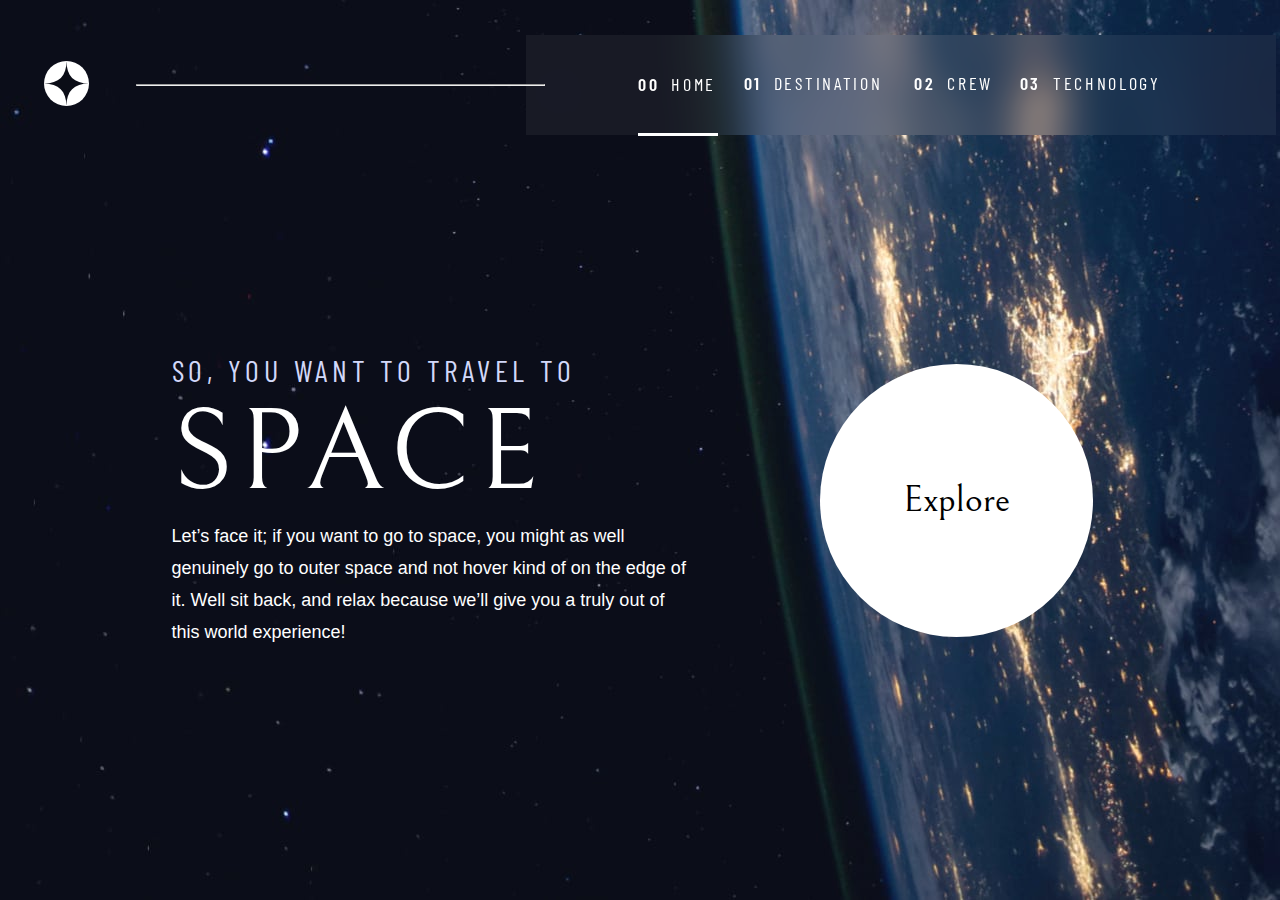
<file: index.html>
<!DOCTYPE html>
<html lang="en">
<head>
    <meta charset="UTF-8">
    <meta name="viewport" content="width=device-width, initial-scale=1.0">
    <title>Space Tourism</title>
    <link rel="stylesheet" href="./style.css">
    <link rel="stylesheet" href="./navbar.css">
    <link rel="shortcut icon" href="logo.svg">
    <link rel="stylesheet" href="https://cdnjs.cloudflare.com/ajax/libs/font-awesome/6.4.2/css/all.min.css" integrity="sha512-z3gLpd7yknf1YoNbCzqRKc4qyor8gaKU1qmn+CShxbuBusANI9QpRohGBreCFkKxLhei6S9CQXFEbbKuqLg0DA==" crossorigin="anonymous" referrerpolicy="no-referrer" />

</head>
<body>

        <header>
            <span id="logo"><img src="logo.svg" alt=""></span>
            <article id="rule"><hr></article>
            <input type="checkbox" name="" id="chk">
            <label for="chk" id="menubar"></label>
                        
            <nav>

                <a href="index.html" id="hombot">
                    <span class="no">00</span>
                    HOME
                </a>

                <a href="destination/destination.html" class="dest">
                    <span class="no">01</span>
                    Destination
                </a>
                    
                <a href="crew/crew.html">
                    <span class="no">02</span>
                    Crew
                 </a>
                    
                <a href="technology/technology.html" class="dest">
                    <span class="no">03</span>
                    Technology
                </a>
            </nav>
        </header>

        <main>
            <section>
                <div class="content">
                    <h1>So, you want to travel to</h1>
                    <span>Space</span>
                    <p>Let’s face it; if you want to go to space, you might as well genuinely go to outer space and not hover kind of on the edge of it. Well sit back, and relax because we’ll give you a truly out of this world experience! </p>
                </div>
               
                <div class="explore">
                    <span>Explore</span>
                </div>
            </section>
        </main>
</body>
</html>
</file>
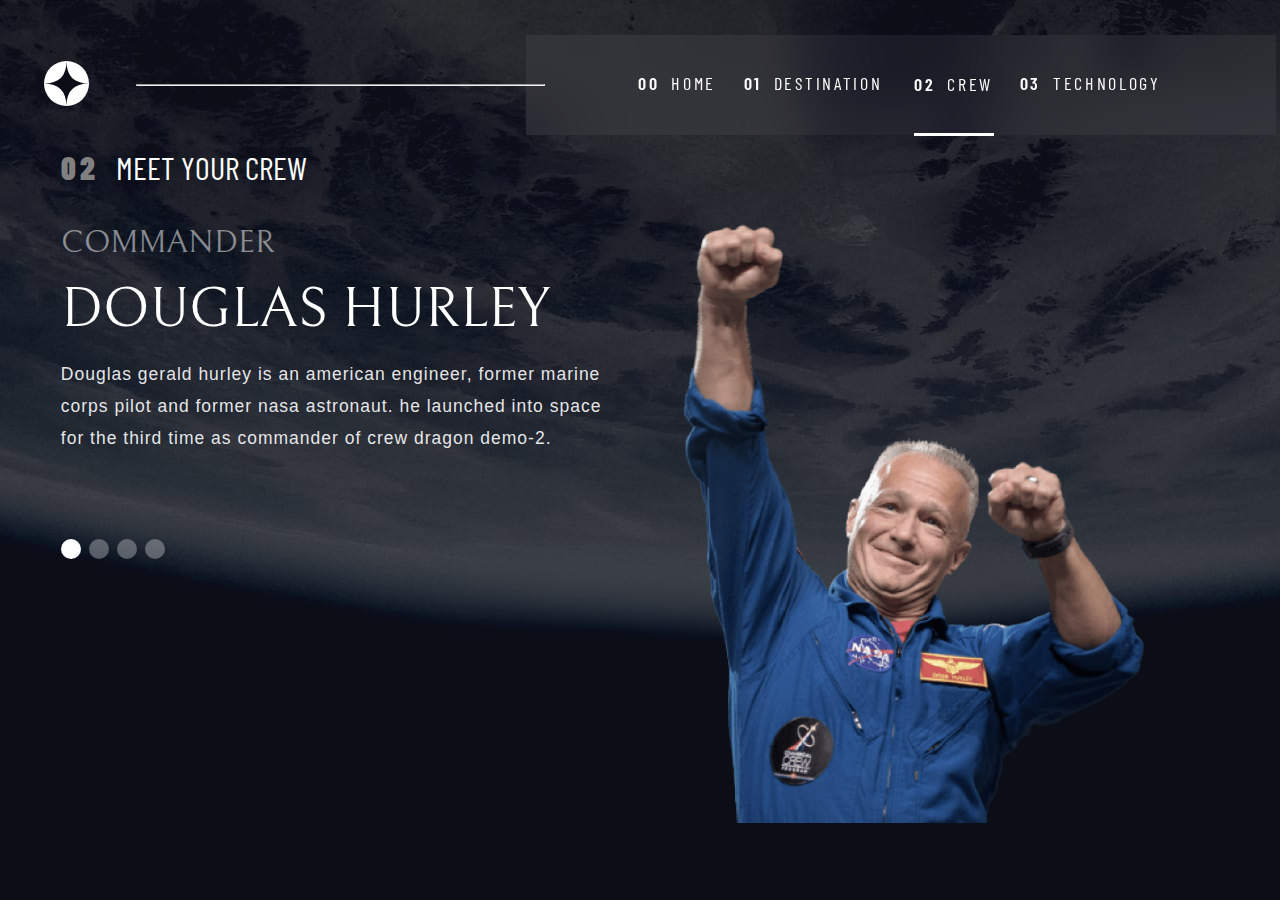
<file: crew/crew.html>
<!DOCTYPE html>
<html lang="en">
<head>
    <meta charset="UTF-8">
    <meta name="viewport" content="width=device-width, initial-scale=1.0">
    <title>Space Tourism</title>
    <link rel="stylesheet" href="crew.css">
    <link rel="stylesheet" href="/navbar.css">
    <link rel="shortcut icon" href="/logo.svg">
    <link rel="stylesheet" href="https://cdnjs.cloudflare.com/ajax/libs/font-awesome/6.4.2/css/all.min.css" integrity="sha512-z3gLpd7yknf1YoNbCzqRKc4qyor8gaKU1qmn+CShxbuBusANI9QpRohGBreCFkKxLhei6S9CQXFEbbKuqLg0DA==" crossorigin="anonymous" referrerpolicy="no-referrer" />

</head>
<body>

    <header>
        <span id="logo"><img src="/logo.svg" alt=""></span>

        <article id="rule"><hr></article>
            
        <!--  input -->
        
            <input type="checkbox" name="" id="chk">


            <label for="chk" id="menubar"></label>



        <nav>
            <a href="/index.html" target="" >
                <span class="no">00</span>
                HOME
            </a>

            
            <a href="/destination/destination.html" target="" class="dest">
                <span class="no">01</span>
                Destination
            </a>
                
            <a href="/crew/crew.html" target="" id="hombot">
                <span class="no">02</span>
                Crew
             </a>
                
            <a href="/technology/technology.html" target="" class="dest">
                <span class="no">03</span>
                Technology
            </a>
        </nav>
        
    </header>


    <!-- --------------------------------------------------------------------------- -->

    <main>
        <section>
            <figure id="fig1">
                    <div class="noop" id="commander_">
                        <span>02</span>
                        Meet your crew
                    </div>
                    <div class="lfcont">
                        <span class="position">Commander</span>
                        <span class="name">Douglas Hurley</span>
                        <p>Douglas Gerald Hurley is an American engineer, former Marine Corps pilot and former NASA astronaut. He launched into space for the third time as commander of Crew Dragon Demo-2.</p>
                    </div>
                    
                    <div class="label">
                        <a href="#commander_" id="whitt"></a>
                        <a href="#mark_"></a>
                        <a href="#pilot_"></a>
                        <a href="#Flight_"></a>
                    </div>

                <div class="right">
                    <img src="/images/crew/image-douglas-hurley.png" alt="">
                </div>

            </figure>

<!-- --------------------------------------------------------------------------- -->

            <figure id="fig1" >


                <div class="noop" id="mark_">
                    <span>02</span>
                    Meet your crew
                </div>

                <div class="lfcont">
                    

                    <span class="position">Mission Specialist</span>
                    <span class="name">Mark Shuttleworth</span>
                    <p>Mark Richard Shuttleworth is the founder and CEO of Canonical, the company behind the Linux-based Ubuntu operating system. Shuttleworth became the first South African to travel to space as a space tourist.</p>
    
                </div>
                
                <div class="label">
                    <a href="#commander_" ></a>
                    <a href="#mark_" id="whitt"></a>
                    <a href="#pilot_"></a>
                    <a href="#Flight_"></a>

                </div>


            <div class="right">
                <img src="/images/crew/image-mark-shuttleworth.png" alt="">
            </div>
        </figure>


<!-- --------------------------------------------------------------------------- -->

        <figure id="fig1">


            <div class="noop" id="pilot_">
                <span>02</span>
                Meet your crew
            </div>

            <div class="lfcont">
                
                <span class="position">Pilot</span>
                <span class="name">Victor Glover</span>
                <p>Pilot on the first operational flight of the SpaceX Crew Dragon to the International Space Station. Glover is a commander in the U.S. Navy where he pilots an F/A-18.He was a crew member of Expedition 64, and served as a station systems flight engineer. </p>
            </div>
            
            <div class="label">
                <a href="#commander_" ></a>
                <a href="#mark_"></a>
                <a href="#pilot_" id="whitt"></a>
                <a href="#Flight_"></a>

            </div>

        <div class="right">
            <img src="/images/crew/image-victor-glover.png" alt="">
        </div>
        </figure>


<!-- --------------------------------------------------------------------------- -->


            <figure id="fig1" class="">


                <div class="noop" id="Flight_">
                    <span>02</span>
                    Meet your crew
                </div>

                <div class="lfcont">
                    
                    <span class="position">Flight Engineer</span>
                    <span class="name">Anousheh Ansari</span>
                    <p>Anousheh Ansari is an Iranian American engineer and co-founder of Prodea Systems. Ansari was the fourth self-funded space tourist, the first self-funded woman to fly to the ISS, and the first Iranian in space. </p>
                </div>
                
                <div class="label">
                    <a href="#commander_" ></a>
                    <a href="#mark_"></a>
                    <a href="#pilot_"></a>
                    <a href="#Flight_" id="whitt"></a>

                </div>


            <div class="right">
                <img src="/images/crew/image-anousheh-ansari.png" alt="">
            </div>
        </figure>


<!-- --------------------------------------------------------------------------- -->




        </section>
    </main>
    
</body>
</html>
</file>
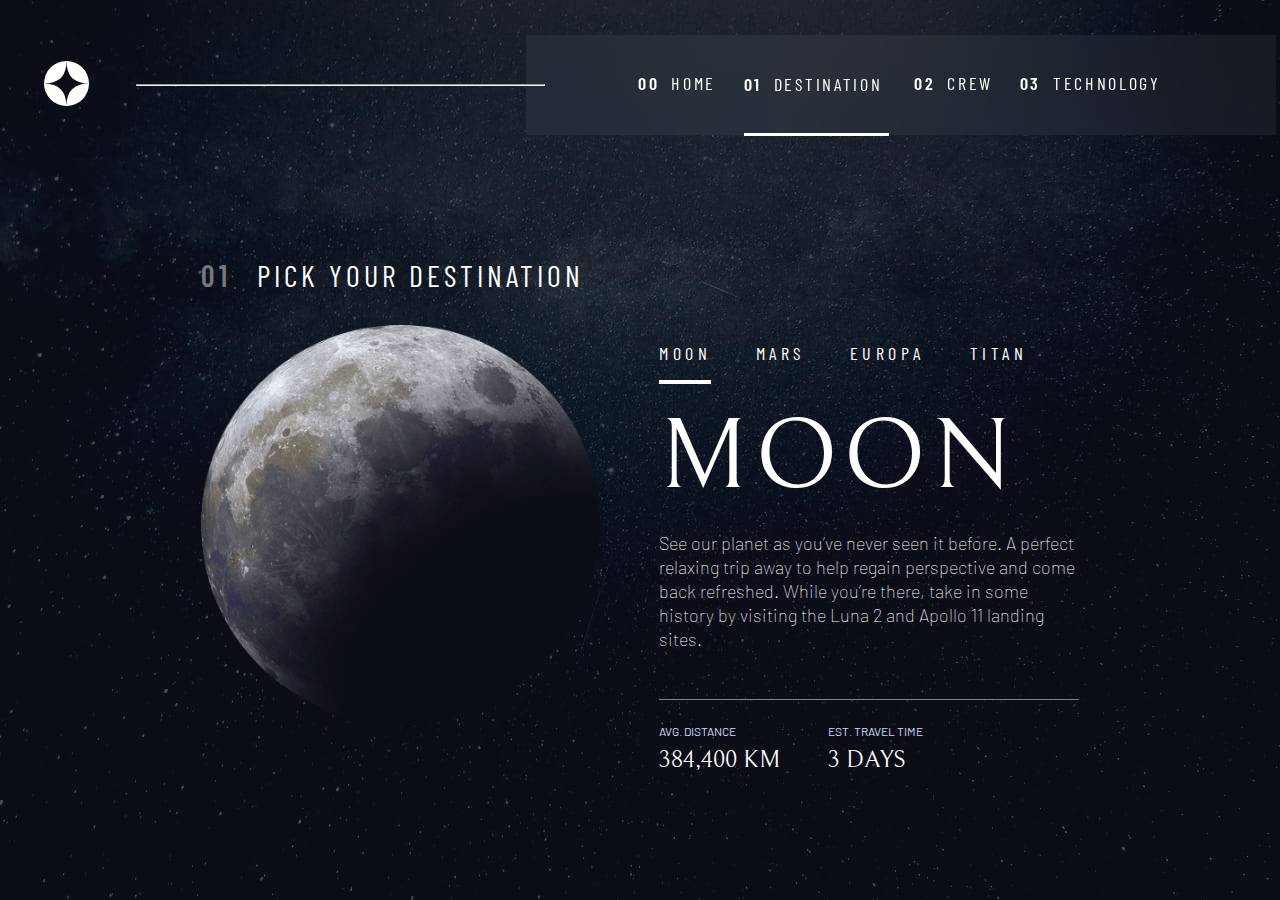
<file: destination/destination.html>
<!DOCTYPE html>
<html lang="en">
<head>
    <meta charset="UTF-8">
    <meta name="viewport" content="width=device-width, initial-scale=1.0">
    <title>Space Tourism</title>
    <link rel="stylesheet" href="destination.css">
    <link rel="stylesheet" href="/navbar.css">
    <link rel="shortcut icon" href="/logo.svg">
    <link rel="stylesheet" href="https://cdnjs.cloudflare.com/ajax/libs/font-awesome/6.4.2/css/all.min.css" integrity="sha512-z3gLpd7yknf1YoNbCzqRKc4qyor8gaKU1qmn+CShxbuBusANI9QpRohGBreCFkKxLhei6S9CQXFEbbKuqLg0DA==" crossorigin="anonymous" referrerpolicy="no-referrer" />


</head>
<body>
    
    <header>
        <span id="logo"><img src="/logo.svg" alt=""></span>

        <article id="rule"><hr></article>

            
        <!--  input -->
        
            <input type="checkbox" name="" id="chk">
            <label for="chk" id="menubar"></label>



        <nav>
            <a href="/index.html" >
                <span class="no">00</span>
                HOME
            </a>

            
            <a href="/destination/destination.html" id="hombot" class="dest">
                <span class="no">01</span>
                Destination
            </a>
                
            <a href="/crew/crew.html" rel="noopener noreferrer">
                <span class="no">02</span>
                Crew
             </a>
                
            <a href="/technology/technology.html" class="dest">
                <span class="no">03</span>
                Technology
            </a>
        </nav>
        
    </header>

<!-- --------------------------------------------------------------------------- -->

<main>

    <div id="frame">


        <section id="moon__">

            <div id="left"> 
    
                <div> 
                    <b>01 </b>
                    Pick your destination
                </div>
    
                <figure id="fig">
                    <img src="/images/destination/image-moon.png" alt="">
                </figure>
            </div>


    
            <div id="right">
                <ul>
                    <li id="mooo" style="border-bottom: 4px solid #ffffff;">
                        <a href="#moon__" target="" >MOON</a></li>
                    <li id="mar"><a href="#mars__" target="">MARS</a></li>
                    <li id="euo"><a href="#eupo__" target="">EUROPA</a></li>
                    <li id="tit"><a href="#titan__" target="">TITAN</a></li>
                </ul>
        
    
                <span id="moon">MOON</span>
    
                <P>See our planet as you’ve never seen it before. A perfect relaxing trip away to help regain perspective and come back refreshed. While you’re there, take in some history by visiting the Luna 2 and Apollo 11 landing sites.</P>
    
                <div>
                    <Span class="km">
                        <article>Avg. distance</article>
                        384,400 km
                    </Span>
                    <Span class="km">
                        <article>Est. travel time</article>
                        3 days
                    </Span>    
                </div>
            </div>
    
        </section>
    
    <!-- --------------------------------------------------------------------------- -->
    
    
        <section id="mars__">
    
            <div id="left"> 
    
                <div> 
                    <b>01 </b>
                    Pick your destination
                </div>
    
                <figure id="fig">
                    <img src="/images/destination/image-mars.png" alt="">
                </figure>
            </div>

    
            <div id="right">

             <ul>
                <li id="mooo"><a href="#moon__" target="" >MOON</a></li>
                  
                 <li id="mar" style="border-color: rgb(255, 255, 255) !important;">
                    <a href="#mars__" target="">MARS</a></li>
                    
                <li id="euo"><a href="#eupo__" target="">EUROPA</a></li>
                <li id="tit"><a href="#titan__" target="">TITAN</a></li>
            </ul>
        
                <span id="moon">MARS</span>
    
                <P>Don’t forget to pack your hiking boots. You’ll need them to tackle Olympus Mons, the tallest planetary mountain in our solar system. It’s two and a half times the size of Everest!</P>
    
                <div>
                    <Span class="km">
                        <article>Avg. distance</article>
                        225 mil. km
                    </Span>
                    <Span class="km">
                        <article>Est. travel time</article>
                        9 months
                    </Span>    
                </div>
            </div>
    
        </section>

    <!-- --------------------------------------------------------------------------- -->


        <section id="eupo__">

            <div id="left"> 
    
                <div> 
                    <b>01 </b>
                    Pick your destination
                </div>
    
                <figure id="fig">
                    <img src="/images/destination/image-europa.png" alt="">
                </figure>
            </div>
    
            <div id="right">
    
                <ul>
                    <li id="mooo"><a href="#moon__" target="" >MOON</a></li>
                    <li id="mar"><a href="#mars__" target="">MARS</a></li>
                    
                    <li id="euo" style="border-color: rgb(255, 255, 255) !important;">
                        <a href="#eupo__" target="">EUPORA</a></li>
                    <li id="tit"><a href="#titan__" target="">TITAN</a></li>
                </ul>
    
                <span id="moon" class="eupp">Europa</span>
    
                <p>The smallest of the four Galilean moons orbiting Jupiter, Europa is a winter lover’s dream. With an icy surface, it’s perfect for a bit of ice skating, curling, hockey, or simple relaxation in your snug wintery cabin.</p>
               
                <div>
                    <Span class="km">
                        <article>Avg. distance</article>
                        628 mil. km
                    </Span>
                    <Span class="km">
                        <article>Est. travel time</article>
                        3 years
                    </Span>    
                </div>
            </div>
    
        </section>

    <!-- --------------------------------------------------------------------------- -->


        <section id="titan__">

            <div id="left"> 
    
                <div> 
                    <b>01 </b>
                    Pick your destination
                </div>
    
                <figure id="fig">
                    <img src="/images/destination/image-titan.png" alt="">
                </figure>
            </div>
    
            <div id="right">
    
                <ul>
                    <li id="mooo"><a href="#moon__" target="" >MOON</a></li>
                    <li id="mar"><a href="#mars__" target="">MARS</a></li>
                    <li id="euo"><a href="#eupo__" target="">EUROPA</a></li>
                  
                    <li id="tit"
                    
                    style="border-color: rgb(255, 255, 255) !important;"
                    
                    ><a href="#titan__" target="">TITAN</a></li>
                </ul>
    
                <span id="moon">Titan</span>
    
                <p>The only moon known to have a dense atmosphere other than Earth, Titan is a home away from home (just a few hundred degrees colder!). As a bonus, you get striking views of the Rings of Saturn.</p>
              
                <div>
                    <Span class="km">
                        <article>Avg. distance</article>
                        1.6 bil. km
                    </Span>
                    <Span class="km">
                        <article>Est. travel time</article>
                        7 years
                    </Span>    
                </div>
            </div>
    
        </section>
    

    </div>


</main>

</body>
</html>
</file>
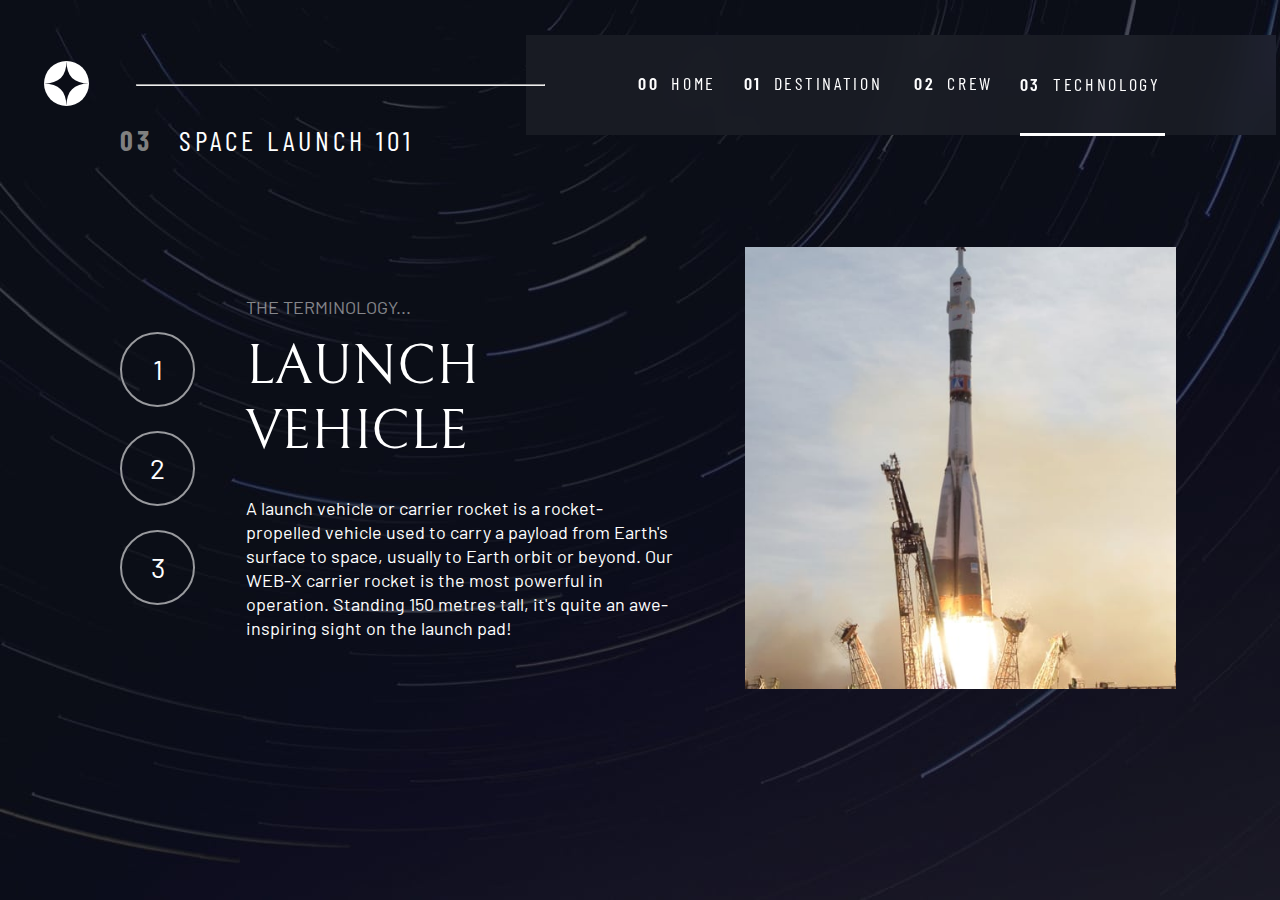
<file: technology/technology.html>
<!DOCTYPE html>
<html lang="en">
<head>
    <meta charset="UTF-8">
    <meta name="viewport" content="width=device-width, initial-scale=1.0">
    <title>Space Tourism</title>
    <link rel="stylesheet" href="technology.css">
    <link rel="stylesheet" href="/navbar.css">
    <link rel="shortcut icon" href="/logo.svg">
    <link rel="stylesheet" href="https://cdnjs.cloudflare.com/ajax/libs/font-awesome/6.4.2/css/all.min.css" integrity="sha512-z3gLpd7yknf1YoNbCzqRKc4qyor8gaKU1qmn+CShxbuBusANI9QpRohGBreCFkKxLhei6S9CQXFEbbKuqLg0DA==" crossorigin="anonymous" referrerpolicy="no-referrer" />

    
</head>
<body>

    <header>
        <span id="logo"><img src="/logo.svg" alt=""></span>

        <article id="rule"><hr></article>
        
            <input type="checkbox" name="" id="chk">

            <label for="chk" id="menubar"></i></label>



        <nav>
            <a href="/index.html"  >
                <span class="no">00</span>
                HOME
            </a>

            
            <a href="/destination/destination.html"  class="dest">
                <span class="no">01</span>
                Destination
            </a>
                
            <a href="/crew/crew.html"  rel="noopener noreferrer" >
                <span class="no">02</span>
                Crew
             </a>
                
            <a href="/technology/technology.html"  class="dest" id="hombot">
                <span class="no">03</span>
                Technology
            </a>
        </nav>
        
    </header>


    <!-- --------------------------------------------------------------------------- -->

    <main>

        <div id="frame">

            <div id="frame_inner">


                <section id="vehicle_">

                    <div class="no23"><b>03</b> Space launch 101</div>

                            <div class="num">
                                <a href="#vehicle_">1</a>
                                <a href="#port_">2</a>
                                <a href="#capsule_">3</a>
                            </div>


                            <div class="termi">
                                
                                <div id="the">The terminology...</div>
            
                                <div id="space">Launch vehicle</div>
                                
                                <p>A launch vehicle or carrier rocket is a rocket-propelled vehicle used to carry a payload from Earth's surface to space, usually to Earth orbit or beyond. Our WEB-X carrier rocket is the most powerful in operation. Standing 150 metres tall, it's quite an awe-inspiring sight on the launch pad!</p>
                            </div>


            
                        <div class="right r1">
                            <img src="/images/technology/image-launch-vehicle-portrait.jpg" alt="">
                        </div>
            
                </section>

<!-- --------------------------------------------------------------------------- -->


                <section id="port_">

                    <div class="no23"><b>03</b> Space launch 101</div>


                            <div class="num">
                                <a href="#vehicle_" >1</a>
                                <a href="#port_" id="mun_se">2</a>
                                <a href="#capsule_">3</a>
                            </div>


                            <div class="termi">
                                
                                <div id="the">The terminology...</div>
            
                                <div id="space">Spaceport</div>
                                
                                <p>A spaceport or cosmodrome is a site for launching (or receiving) spacecraft, by analogy to the seaport for ships or airport for aircraft. Based in the famous Cape Canaveral, our spaceport is ideally situated to take advantage of the Earth’s rotation for launch.</p>
                            </div>
            
                        <div class="right rp" >
                            <img src="/images/technology/image-spaceport-portrait.jpg" alt="">
                        </div>

                </section>

<!-- --------------------------------------------------------------------------- -->

                <section id="capsule_">

                    <div class="no23"><b>03</b> Space launch 101</div>

                            <div class="num">
                                <a href="#vehicle_" >1</a>
                                <a href="#port_" >2</a>
                                <a href="#capsule_" id="mun_se">3</a>
                            </div>


                            <div class="termi">
                                
                                <div id="the">The terminology...</div>
            
                                <div id="space">Space capsule</div>
                                
                                <p>A space capsule is an often-crewed spacecraft that uses a blunt-body reentry capsule to reenter the Earth's atmosphere without wings. Our capsule is where you'll spend your time during the flight. It includes a space gym, cinema, and plenty of other activities to keep you entertained.</p>
                            </div>
            
                        <div class="right rc">
                            <img src="/images/technology/image-space-capsule-portrait.jpg" alt="">
                        </div>
            
                </section>


<!-- --------------------------------------------------------------------------- -->
        </div>

        </div>

    </main>
    
</body>
</html>
</file>
<file: style.css>
@import url(https://fonts.googleapis.com/css2?family=Barlow+Condensed:wght@200&display=swap);
@import url(https://fonts.googleapis.com/css2?family=Barlow+Condensed:wght@200&family=Bellefair&display=swap);
@import url(https://fonts.googleapis.com/css2?family=Barlow+Condensed:wght@200;400;500&family=Bellefair&family=Poppins:wght@300;400;700&display=swap);



  *{
    padding: 0;
    margin: 0;
    box-sizing: border-box;
}

a{
    text-decoration: none;
    color: #fff;
}

:root{
    --nav-font:'Barlow Condensed', sans-serif;
    --nav_barlow:"Barlow", sans-serif;
    --nav_font-space: 'Bellefair', serif;

}

body{
    width: 100vw;
    height: 100vh;
    color: #fff;
    background-image: url(images/home/background-home-desktop.jpg);
    background-size: cover;
    background-repeat: no-repeat;
    background-position: center;
    background-attachment: fixed;
}


/* ------------------------------------------------------------------------- */
/* main */
/* ------------------------------------------------------------------------- */

main{
    height: 80vh;
    display: flex;
    align-items: center;
    margin-top: 3rem;
}

section{
    height: 75vh;
    min-width: 100vw;
    padding: 1rem 3rem 2rem 2rem;
    display: grid;
    grid-template-columns: minmax(300px ,520px)  273px;
    align-items: center;
    justify-content: center;
    gap: 10vw;
    /* background-color: yellow; */
}

.content{
    max-height: 50vh;
    text-align: left;
    /* background-color: green; */
    

}
.explore{
    height: 273px;
    background-color: #fff;
    color: black;
    font-family: "Bellefair", serif;;
    font-size: 38px;
    display: grid;
    place-content: center;
    border-radius: 50%;
    /* background-color: blue; */
}

/* ------------------------------------------------------------------------- */


.content h1{
    font-family: var(--nav-font);
    color: rgb(210, 216, 249);
    font-size: 30px;
    font-weight: 400;
    letter-spacing: 4.75px;
    text-transform: uppercase;
}
.content span{
    font-family: "Bellefair", serif;;
    text-transform: uppercase;
    font-size: 9vw;
    font-weight: lighter;
    letter-spacing: 6.5px;
}
.content p{
    font-family: var(--nav_barlow);
    font-weight: 400;
    font-size: 18px;
    color: #fff;
    line-height: 2rem;
}

/* ------------------------------------------------------------------------- */

.explore:hover{
    cursor: pointer;
    transition: 0.5s linear;
    outline: 4.2rem solid #ffffff25
}





/* ------------------------------------------------------------------------- */

/* media --- 1 */

/* ------------------------------------------------------------------------- */

@media (max-width:720px){

        body{
            background-image: url(images/home/background-home-tablet.jpg);
        }
    main{
        margin-top: 0;
        padding: 0 ;


    }

    section{
        grid-auto-flow: row;
        grid-template-columns: minmax(5rem,0.9fr);
        grid-template-rows: 1fr 1fr;
        padding: 0 ;
        justify-items: center;
        gap: 1rem;
    }

    .content{
        text-align: center;
        margin-right: 0;
        padding: 0 ;

    }

    .explore{
        width: 260px;
    }



    .content h1{
        font-size: 1.9rem;
        letter-spacing: 3px;
    }
    .content span{
        font-size: 80px;
    }
    .content p{
        font-size: 16px;
        line-height: 1.6rem;
    }
    
}

@media (max-width:576px){

    

    .content h1{
        font-size: 23px;
        font-weight: 300;
        margin-bottom: 1rem;
    }
    .content span{
        font-size: 60px;
    }

    .content p{
        font-size: 14px;
        margin-bottom: 1rem;

    }

    .explore{
        width: 200px;
        height: 200px;
    }
}
</file>
<file: navbar.css>
@import url('https://fonts.googleapis.com/css2?family=Barlow+Condensed:wght@200;500&family=Bellefair&family=Poppins:wght@300;400;700&display=swap');


*{
    box-sizing: border-box;
}
header{
    width: 100vw;
    height: auto;
    
    position: relative;
    top: 35px;

    display: grid;
    grid-template-columns:100px minmax(0,0.95fr) minmax(0px,750px);

    justify-content: space-around;
    align-items: center;
}

#logo{
    padding-left: 2.5rem;
}
#logo img{
    width: 45px;
}

nav{
    height: 100px;
    
    padding: 0 20vw;

    display: flex;
    align-items: center;
    justify-content: center;
    gap: 2vw;

    background-color: #ffffff0e;
    backdrop-filter: blur(20px);
}
 
nav a{
    min-width: 80px;
    padding: 38px 0;
    font-family: "Barlow Condensed", sans-serif;
    font-size: 18px;
    text-transform: uppercase;
    letter-spacing: 2.7px;
    /* font-weight: 600; */
    color: #fff;
    border-bottom: 4px solid #9da4b000;

}

.dest{
    min-width: 145px;
}

#hombot{
    border-bottom: 3px solid white;
}

nav a span{
    /* font-size: 14px; */
    font-weight: 600;
    margin-right: 5px;
}
nav a:hover{
    border-bottom: 4px solid #9DA4B0;
}
header article{
    position: relative;
    left: 2vw;
    z-index: 4; 

    
}

#menubar, #chk , #cancel
{
    display: none;
}


/* --------------------------------------------------------------- */

/*  media query 1 */

/* --------------------------------------------------------------- */

@media (max-width: 770px){

    header{
        height: 91px;     
        top: 0px;
        grid-template-columns:80px minmax(440px,440px);  
        justify-content: space-between;
        align-items: center;

    }
    

    #logo{
        padding-left: 1.7rem;
    }

    #rule{
        display: none;
    }

    nav{
        height: 90px;
        padding: 0 15vw;
        gap: 1.5rem;
    }
    
    nav a{
        min-width: 40px;
        padding: 32px 0;
        font-size: 16px;
    }

    .dest{
        min-width: 98px;
    }
    

    nav a span{
        display: none;
    }
    

}


/* --------------------------------------------------------------- */

/*  media query -- 2 */

/* --------------------------------------------------------------- */

@media (max-width: 551px){

    /*  to avoid // hide nav bar transition */


    /* nav{
        transform: translateX(100%) translateY(0) ;
    }
 */

}



@media (max-width: 576px){

    header{
        /* position: relative; */
        grid-template-columns:100px minmax(0,0.95fr) minmax(0px,450px);

        /* overflow: hidden; */

    }

    nav{
        display: none;


        /* background-color: #b64545; */
        height: 100vh;

        padding: 9rem min(2rem);

        position: absolute;
        top: 0px;
        right: 0;

        flex-direction: column;
        align-items: flex-start;
        justify-content: start ;
        gap: 1rem;

        transform: translateX(200%) translateY(0) ;
        transition: all 1s;
        
    }

    nav a{
        width: 55vw;
        padding: 0.3rem;
        font-size: 16px;
    }
 
    nav a span{
        display: inline;
    }

    #menubar{
        display: inline;

        height: 20px;
        width: 20px;
        background-image: url(images/shared/icon-hamburger.svg);
        background-size: cover;

        position: absolute;
        right: 2rem;
        z-index: 2;
    }

    #chk:checked ~ nav{
        display: flex;

        /* visibility: visible; */

        transform: translateX(0) translateY(0) ;
        transition: all 1s;

    }

    #chk:checked ~ #menubar{

        background-image: url(images/shared/icon-close.svg)
    }




}
</file>
<file: crew/crew.css>
@import url(https://fonts.googleapis.com/css2?family=Barlow+Condensed:wght@200&display=swap);
@import url(https://fonts.googleapis.com/css2?family=Barlow+Condensed:wght@200&family=Bellefair&display=swap);
@import url(https://fonts.googleapis.com/css2?family=Barlow+Condensed:wght@200;400;500&family=Bellefair&family=Poppins:wght@300;400;700&display=swap);


*{
    padding: 0;
    margin: 0;
    box-sizing: border-box;
}

a{
    text-decoration: none;
    color: #fff;
}

:root{
    --nav-font:'Barlow Condensed', sans-serif;;
    --nav_font-space: 'Bellefair', serif;
    --nav-family: 'Barlow', sans-serif;
}

body{
    width: 100vw;
    height: 100vh;
    color: #fff;
    background-image: url(/images/crew/background-crew-desktop.jpg);
    background-size: cover;
    background-repeat: no-repeat;
    background-position: center;
    background-attachment: fixed;
}


/* ------------------------------------------------------------------------- */


main{
    width: 100vw;
    height: 75%;
    margin-top: 3rem;
    /* background-color: red; */

}
section{
    width: 100vw;
    height: 75vh;
    /* background-color: yellow; */
    overflow:hidden;
    margin-top: 2rem;
}

figure{
    width: 100vw;
    height: 100%;
    text-align: left;   
    margin-bottom: 30rem; 
    display: grid;
    grid-template-columns:  minmax(1rem, 1fr) minmax(0, 35rem) minmax(0, 35rem) minmax(1rem, 1fr);;
    justify-content: center;
    gap: 3vw;


    grid-template-areas: 
        '... no no ...'
        '... pos pict ...'
        '... lab pict ... '
    ;


}

/* ------------------------------------------------------------------------- */


.noop{
    grid-area: no;
}
.lfcont{
    grid-area: pos;
}
.label{
    grid-area: lab;
}
.right{
    grid-area: pict;
}


/* ------------------------------------------------------------------------- */


.noop{
    font-size: 32px;
    font-weight: 400;
    font-family: var(--nav-font);
    text-transform: uppercase;
    display: flex;
    align-items: center;
}
.noop span{
    font-family: var(--nav-font);
    font-weight: 900 !important;
    color: gray;
    margin-right: 1rem;
    letter-spacing: 4.5px;

}


.lfcont{
    display: flex;
    flex-direction: column;
    gap: 1rem;

}

.position{
    color: rgba(255, 255, 255, 0.5);
    font-family: var(--nav_font-space);
    font-size: 32px;
    text-transform: uppercase;

}

.name{
    font-family: var(--nav_font-space);
    font-size: 56px;
    text-transform: uppercase;

}
.lfcont{
    font-family: var(--nav-font);
    font-size: 18px;
    text-transform: capitalize;
}

.lfcont p{
    font-family: var(--nav-family);
    font-size: 17.5px;
    text-transform: lowercase;
    color: #ffffffe6;
    line-height: 2rem;
    letter-spacing: 1px;
}

p::first-letter{
    text-transform: uppercase;

}

.label{
    min-width: 200px;
    display: flex;
    gap: 0.5rem;
}

.label a{
    min-width: 20px !important;
    height: 20px;
    color: #ffffff00;
    background-color: #ffffff4e;
    border-radius: 50%;
    margin-bottom: 250px;
}

#whitt{
    background-color:  #fff !important;
}

/* ------------------------------------------------------------------------- */

.right{
    height: 100%;
    width: 100%;
    display: grid;
    align-items: flex-end;
    justify-content: center;

}

.right img{
    max-width: 90%;
    object-fit: contain;


}

    /* ------------------------------------------------------------------------- */
    

@media (max-width:750px){

    body{
        background-image: url(/images/crew/background-crew-tablet.jpg);
    }

    main{
        margin-top: 1rem;
    }

    section{        
        height: 910px;
    }
    
    figure{
        text-align: center;  
        margin-top: 1.5rem;  
        gap: 1rem;
    
        grid-template-columns:  0.9fr;
        grid-template-rows: 40px minmax(200px,240px) 30px minmax(100px,700px);
        place-content: center;
        justify-items: center;

        grid-template-areas: 
        ' no '
        ' pos '
        ' lab '
        ' pict'
    ;
    }
    
    /* ------------------------------------------------------------------------- */
    
    /*  left */
    
    .noop{
        justify-self: start;

    }
    .noop span{
        margin-right: 0.2rem;
        letter-spacing: 3.5px;
    }
    

    .position{
    margin-top: 2rem;

        font-size: 24px;
        text-transform: uppercase;
    
    }
    .name{
        font-size: 40px;
    }
    .lfcont p{
        font-size: 16px;
        line-height: 1.5rem;
    }

    .label{
        justify-content: center;
    }
    
        
    /* ------------------------------------------------------------------------- */
    
    /*  right */
    /* ------------------------------------------------------------------------- */
    
    
    .right{
        max-width: 65%;
        margin-top: 1.2rem;

        /* display: grid; */
    }
    
    
    
    .right img{
        max-width: 100%;
        
        margin-bottom: 0.5rem;
    } 


}

 /* ------------------------------------------------------------------------- */
    
    /*  media -- 2 */
/* ------------------------------------------------------------------------- */


@media (max-width:576px){

    figure{
        gap: 8vw;
        align-content: start;

        grid-template-rows: 40px minmax(250px,350px) 50px minmax(170px,210px)  ;

        grid-template-areas: 
        ' no '
        ' pict'
        ' lab '
        ' pos '
    ;
    }

    section{
        height: 750px;
    }

/* ------------------------------------------------------------------------- */
    
/*  left */

.noop{
    justify-self: center;
    font-size: 28px;
    letter-spacing: 3px;
}

.position{
    font-size: 16px;
}

.lfcont p{
    font-size: 14px;

    margin-bottom: 1rem;
}



.right{
    width: 100%;
    max-height: 100%;

    justify-items: center;
    align-items: end;
    margin: 0 ;

    overflow: hidden;

}
.right img{
    max-height: 95%;
    padding: 0 1rem;
    object-fit: contain;
    border-bottom: 1px solid rgb(80, 79, 79);

}

.label{
    align-items: center;
}

.name{
    font-size: 24px;
}
.p{
    font-size: 15px;
}

}
</file>
<file: destination/destination.css>
@import url(https://fonts.googleapis.com/css2?family=Barlow+Condensed:wght@200&display=swap);
@import url(https://fonts.googleapis.com/css2?family=Barlow+Condensed:wght@200&family=Bellefair&display=swap);
  @import url(https://fonts.googleapis.com/css2?family=Barlow+Condensed:wght@200;500&family=Bellefair&family=Poppins:wght@300;400;700&display=swap);
  @import url(https://fonts.googleapis.com/css2?family=Barlow&family=Barlow+Condensed:wght@200;400;500&family=Bellefair&family=Poppins:wght@300;400;700&display=swap);

  *{
    padding: 0;
    margin: 0;
    box-sizing: border-box;
    list-style: none;
}

a{
    text-decoration: none;
    color: #fff;
}

:root{
    --f14: 14px;
    --f16: 1rem;
    --f18: 18px;
    --f25: 25px;
    --f28: 28px;
    --f30: 30px;

    --nav-font:'Barlow Condensed', sans-serif;;
    --nav_font-space: 'Bellefair', serif;
    --nav_font_space_2: 'Barlow Condensed', sans-serif;
    --nav_barlow:"Barlow", sans-serif;

}

body{
    width: 100vw;
    height: 100vh;
    color: #fff;
    background-image: url(/images/destination/background-destination-desktop.jpg);
    background-size: cover;
    background-repeat: no-repeat;
    background-position: center;
    background-attachment: fixed;
}

/* ------------------------------------------------------------------------- */

/* body */

main{
    width: 100vw;
    height: auto;
    /* background-color: red; */
}

#frame{
    margin-top: 2rem; 
    height: 82vh;
    overflow: hidden;
    display: flex;
    flex-direction: column;
    justify-content: flex-start;
    gap: 20rem;
    /* background-color: yellow; */
}

section{

    width: 100vw;
    height: 98%;
    text-align: left;  
    padding: 4rem 2rem;
    margin-top: 5px;
    display: grid;
    grid-template-columns:  minmax(150px,420px) minmax(100px,420px);
    place-content: center;
    gap: 3vw;
    /* background-color: blue; */
}

/* ------------------------------------------------------------------------- */

/*  left */

#left{
    height: 60vh;
    padding-top: 3.5rem;
    /* background-color: green; */
    display: flex;
    flex-direction: column;
    gap: 2rem;
}

#left > div{
    width: 420px;
    font-family: var(--nav-font);
    font-size: var(--f30);
    font-weight: 400;
    text-transform: uppercase;
    letter-spacing: 4px;

}
#left b{
    font-weight: 600;
    margin-right: 1rem;
    color: rgba(255, 255, 255, 0.437);
}

figure{
    width: 100%;
}

figure img{
    width: 95%;
}

/* ------------------------------------------------------------------------- */
/*  right */
/* ------------------------------------------------------------------------- */

#right{
    height: 100%;
    padding-top: 7.8rem;
    display: flex;
    flex-direction: column;
    justify-content: center;
    gap: 1rem;

}

 ul{
    font-size: var(--f18);
    letter-spacing: 4.5px;
    font-family: var(--nav-font);

    display: flex;
    gap: 3.5vw;
}
 li{
    padding: 1rem 0;
    border-bottom: 4px solid #aeadad00;

}
 li:hover{
    border-bottom: 4px solid #aeadad;
}

#moon{
    font-family: var(--nav_font-space);
    text-transform: uppercase;
    font-size: 100px;
    font-weight: lighter;
    letter-spacing: 6.5px;
    /* background-color: red; */
}
#right p{
    font-family: var(--nav_barlow);
    font-weight: 100;
    font-size: var(--f18);
    color: #fff;
    line-height: 1.5rem;
    padding-bottom: 3rem;
    border-bottom: 1px gray solid;
    /* background-color: red; */
}

#right div{
    padding-top: 0rem;
    text-transform: uppercase;
    display: flex;
    gap: 3rem;
}

#right div .km{
    font-family: var(--nav_font-space);
    font-size: 1.5rem;

}

#right span article{
    font-family: "Barlow", sans-serif;
    font-size: 12px;
    color: rgb(210, 216, 249);
    padding: 0.5rem 0;
    /* background-color: blue; */
}

#titan__{
    margin-bottom: 3rem;
}


/* ------------------------------------------------------------------------- */




@media (max-width:800px){

body{
    background-image: url(/images/destination/background-destination-tablet.jpg);
}

#frame{
    height: 125vh;
}

section{
    height: 100%;
    text-align: center;  
    margin-top: 0;  
    padding: 0 1rem 1rem 1rem;

    grid-auto-flow: row;
    grid-template-columns:  0.9fr;
    grid-template-rows: minmax(200px,450px) 2fr;
    place-content: center;
    gap: clamp(1rem,1vw);
}

/* ------------------------------------------------------------------------- */

/*  left */

#left{
    height: 100%;
    padding-top: 0;
    gap: 1rem;
    align-items: center;
}

#left > div{
    font-size: var(--f25);
    padding: 0 1rem;
    letter-spacing: 3px;
    align-self: flex-start;

    display: flex;
    justify-content: left;
    align-items: center;
}

figure{
    display: grid;
    grid-template-columns: minmax(150px,410px);
    place-content: center;
    justify-items: center;
}

figure img{
    max-width: 90vw;
    object-fit: contain;
}

/* ------------------------------------------------------------------------- */

/*  right */
/* ------------------------------------------------------------------------- */


#right{

    height: 100%;
    width: 100%;
    padding: 2.5rem 1rem 0 1rem;
    

    gap: 1rem;
    align-items: center;


}

#right ul{
    font-size: var(--f16);
    letter-spacing: 4px;

    justify-content: center;
    
}
#right li{
    padding: 0.9rem 0.2rem;

}

#moon{
    font-size: 80px;
}

#right p{
    width: 80vw;
}

#right div{
    padding-top: 1rem;

    justify-content: center;
}

}

/* ------------------------------------------------------------------------- */

/*  media query -- 3 */
/* ------------------------------------------------------------------------- */



@media (max-width:576px){

    body{
        background-image: url(/images/destination/background-destination-mobile.jpg);
    }

    #left > div{
        font-size: var(--f25);
        text-align: center;
        width: 98vw;
        justify-content: center;
    }    

    #frame{
        height: 990px;
        margin-top: -0.5rem;

    }
    

    section{
        grid-template-rows: minmax(200px,380px) 1fr;
    }

    #right p{
        font-size: var(--f14);
    }

    #right div{
        flex-direction: column;
    }

    #moon{
        font-size: 56px;
    }
    

}




@media (max-width:900px){

    .eupp{
        font-size: 80px !important;
    }
}
</file>
<file: technology/technology.css>
@import url(https://fonts.googleapis.com/css2?family=Barlow+Condensed:wght@200&display=swap);
@import url(https://fonts.googleapis.com/css2?family=Barlow+Condensed:wght@200&family=Bellefair&display=swap);
  @import url(https://fonts.googleapis.com/css2?family=Barlow&family=Barlow+Condensed:wght@200;400;500&family=Bellefair&family=Poppins:wght@300;400;700&display=swap);


*{
    padding: 0;
    margin: 0;
    box-sizing: border-box;
}

a{
    text-decoration: none;
}

:root{
    --font-1:'Barlow Condensed', sans-serif;
    --font-3: "Barlow", sans-serif;
    --font-2: 'Bellefair', serif;
    --fsize_18: 18px;
    --fsize_28: 28px;
}

body{
    width: 100vw;
    height: 100%;
    color: #fff;
    background-image: url(/images/technology/background-technology-desktop.jpg);
    background-size: cover;
    background-repeat: no-repeat;
    background-position: center;
    background-attachment: fixed;
}

/* ------------------------------------------------------------------------- */

/*  */

main{
    width: 100vw;
    height: 95%;
    display: grid;
    justify-content: center;
    grid-template-columns: minmax(750px,1200px);
    /* background-color: red; */
}

#frame{
    /* border: 1px solid white; */
    height: 100%;
    width: 85vw;
    overflow: hidden;
    justify-self: center;
    display: flex;
    align-items: flex-start;
}

#frame_inner{
    height: 100%;
    width: 290vw;
    display: flex;
    align-items: flex-start;
    justify-content: flex-start;
    gap: 5rem;
    
}


section{
    /* border: 1px solid white; */
    max-height: 100%;
    width: 85vw;
    padding: 0.5rem 1.5rem;
    display: grid;
    align-items: center;
    justify-content: center;
    column-gap: 4vw;
    grid-template-areas:
        'no no no'
        'but div pic'
    ;

    grid-template-columns: 75px repeat(2,minmax(250px,515px)) ;
    grid-template-rows: minmax(100px,5vw) minmax(520px,20vw);
}

/* ------------------------------------------------------------------------- */


.no23{
    grid-area: no;
}
.num{
    grid-area: but;
}
.termi{
    grid-area: div;
}
.right{
    grid-area: pic;
}


/* ------------------------------------------------------------------------- */
.no23{
    height: 70px;
    font-family: var(--font-1);
    font-size: var(--fsize_28);
    font-weight: 400;
    text-transform: uppercase;
    letter-spacing: 4px;
    align-self: center;
}
.no23 b{
    font-weight: 700;
    color: gray;
    margin-right: 1rem;
}
/* ------------------------------------------------------------------------- */

.num{
    display: flex;
    flex-direction: column;
    gap: 1.5rem;
    justify-content: center;
    /* background-color: rosybrown; */
}

.num > a{
    height: 75px;
    width: 75px;
    font-family: var(--font-3);
    font-size: var(--fsize_28);
    border: 2px solid #999A9E;
    border-radius: 50%;
    color: #fff !important;

    display: grid;
    place-content: center;
}

.num a:hover{
    background-color: #ffffff93;
}

#mun_se{
    background-color: #fff;
    color: black !important;
    border: #fff;
}

/* ------------------------------------------------------------------------- */
.termi{
    display: flex;
    flex-direction: column;
    gap: 1rem;

}
#the{
    font-family: var(--font-3);
    font-size: var(--fsize_18);
    color: rgba(255, 255, 255, 0.5);
    text-transform: uppercase;
}

#space{
    font-family: var(--font-2);
    font-size: 56px;
    text-transform: uppercase;

    margin-bottom: 1rem;

}

.termi p{
    font-family: var(--font-3);
    font-size: var(--fsize_18);
    font-family: 400;
    line-height: 1.5rem;
}

/* ------------------------------------------------------------------------- */


.right{
    height: 100%;
    width: 100%; 

    margin-left: 1rem;
}
.right img{
    height: 100%;
    width: 100%;
    object-fit: contain;
    display: block;
}

/* ------------------------------------------------------------------------- */

/* media -- 1 */

/* ------------------------------------------------------------------------- */


@media (max-width:750px){

    main{
        /* margin-top: 0rem; */
        grid-template-columns: 1fr;

    }

    #frame{
        height: 1000px;
        width: 100vw;
    }

    #frame_inner{
        width: 380vw;
    }



    section{
        width: 100vw;
        padding: 0rem;
        grid-template-areas:
            'no'
            'pic'
            'but'
            'div'
        ;
    
        grid-template-columns: 0.9fr;
        grid-template-rows: 75px minmax(0,36vw) 53px minmax(250px,1fr);
        row-gap: 2vw;
    }   
    
    .no23{
        display: flex;
        align-items: start;
    }

    .no23 b{
        margin-right: 0.5rem;
    }

    .right img{
        display: none;
    }

    .r1{
        background-image: url(/images/technology/image-launch-vehicle-landscape.jpg);

    }
    .rp{
        background-image: url(/images/technology/image-spaceport-landscape.jpg);
    }
    .rc{
        background-image: url(/images/technology/image-space-capsule-landscape.jpg);
    }

    .right{
        margin-left: 0rem;
        max-height: 100%;
        background-repeat: no-repeat;
        background-size: contain;
    }


    .num{
        flex-direction: row;
    }

    .num > a{
        height: 43px;
        width: 43px;
    font-size: 16PX;
    }


    .termi{
        align-items: center;
        gap: 0.5rem;
        text-align: center;
    }

    #the{
        font-size: 24px;
    }

    #space{
        font-size: 40px;
    }

    .termi p{
        font-size: 16px;
        padding: 0 5rem;
    }

}

@media (max-width: 576px){

    main{
        /* background-color: red; */
        height: 100vh;
    }


    section{
        gap: 12vw;
    }

    .no23{
        font-weight: 300;
    }
    #the{
        font-size: 16px;
    }

    #space{
        font-size: var(--fsize_28);
    }

    .termi p{
        font-size: 14px;
        padding: 0;
    }


}
</file>
